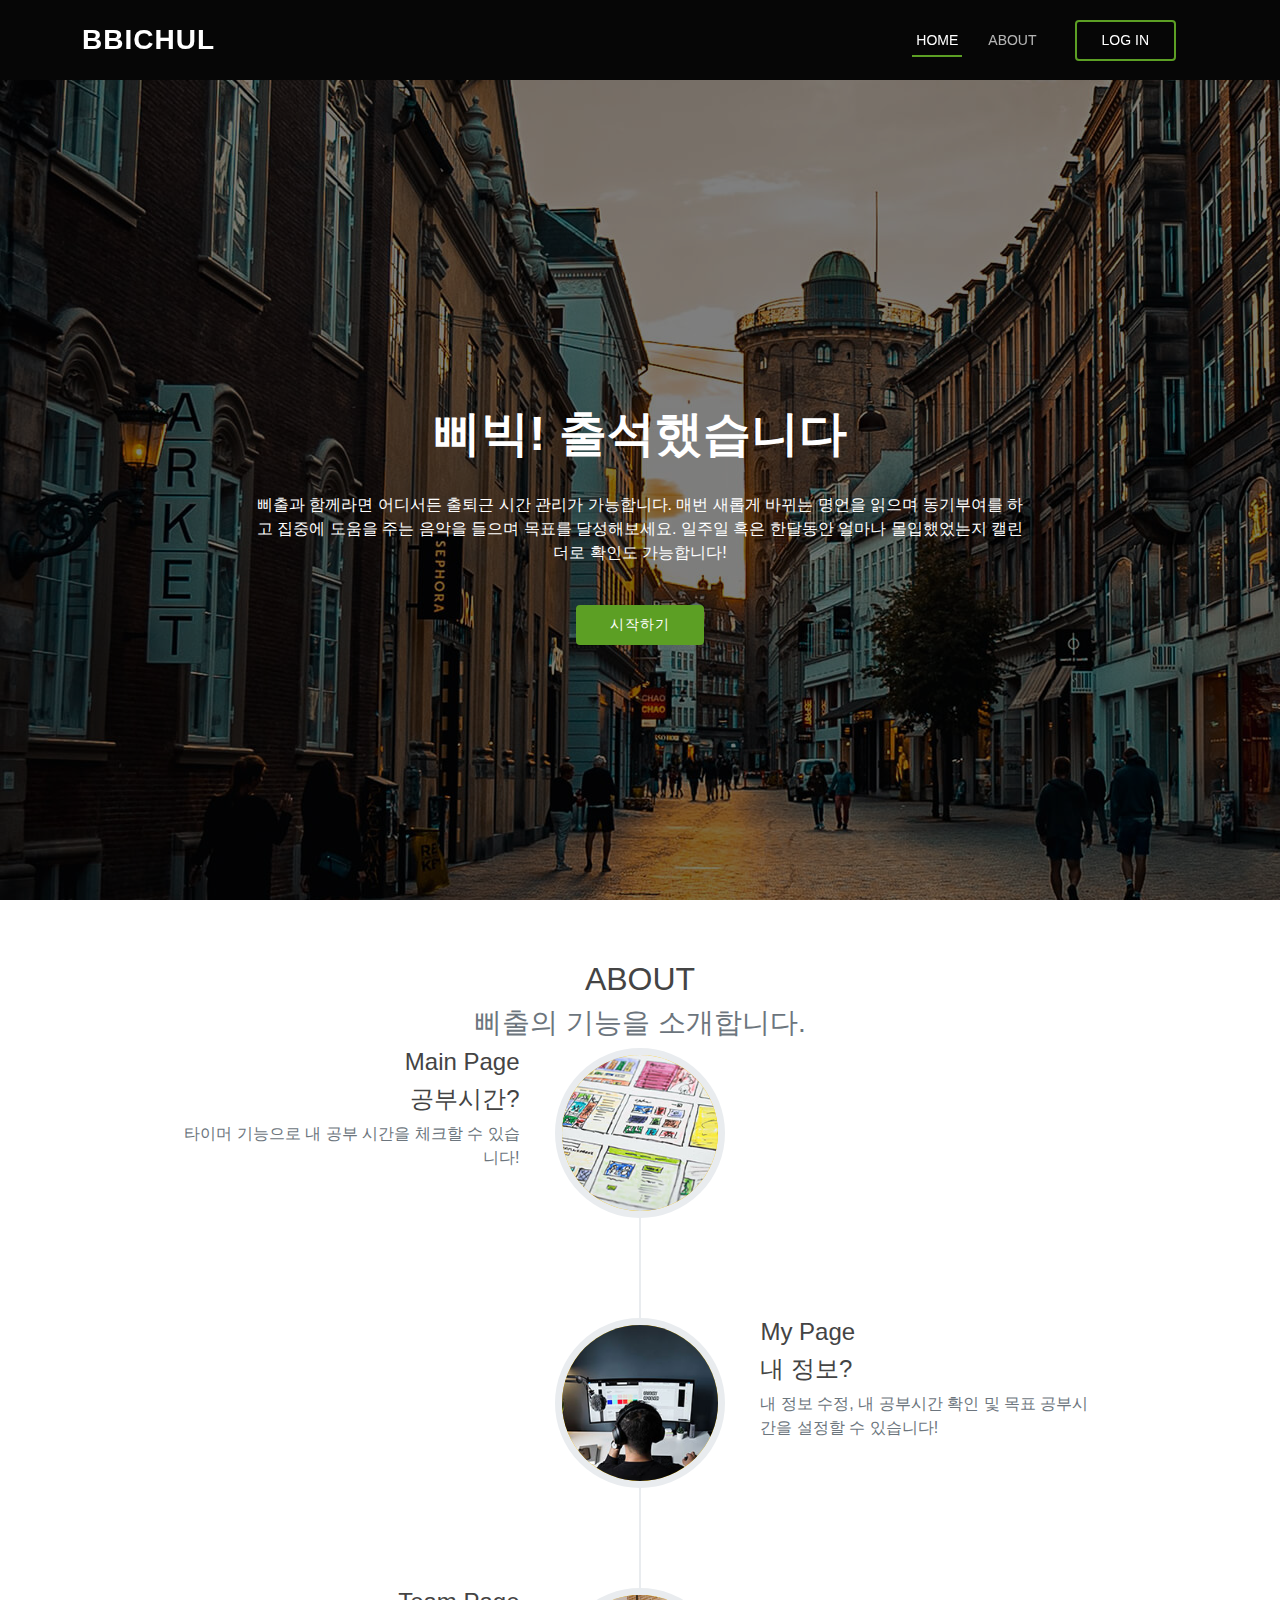
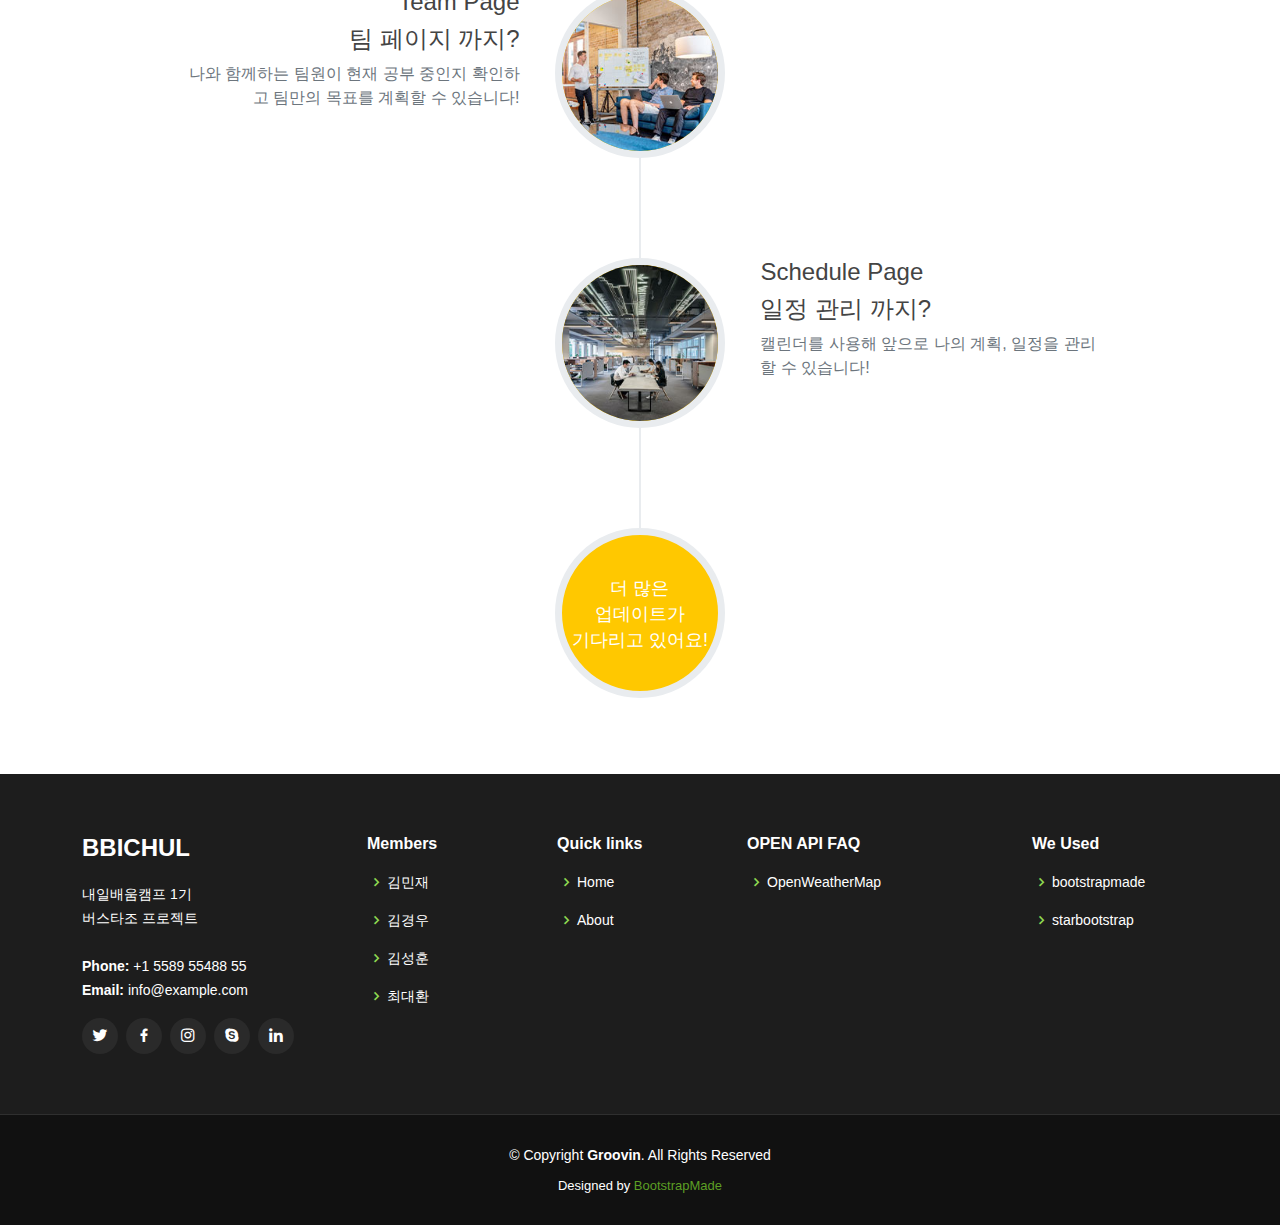
<file: index.html>
<!DOCTYPE html>
<html lang="kr">
<head>
    <!-- Required meta tags -->
    <meta charset="utf-8">
    <meta name="viewport" content="width=device-width, initial-scale=1, shrink-to-fit=no">

    <!-- Bootstrap CSS -->
    <link rel="stylesheet" href="https://maxcdn.bootstrapcdn.com/bootstrap/4.0.0/css/bootstrap.min.css"
          integrity="sha384-Gn5384xqQ1aoWXA+058RXPxPg6fy4IWvTNh0E263XmFcJlSAwiGgFAW/dAiS6JXm" crossorigin="anonymous">
    <script src="https://developers.kakao.com/sdk/js/kakao.js"></script><meta charset="UTF-8">

    <!-- Optional JavaScript -->
    <!-- jQuery first, then Popper.js, then Bootstrap JS -->
    <script src="https://ajax.googleapis.com/ajax/libs/jquery/3.5.1/jquery.min.js"></script>
    <script src="https://cdnjs.cloudflare.com/ajax/libs/popper.js/1.12.9/umd/popper.min.js"
            integrity="sha384-ApNbgh9B+Y1QKtv3Rn7W3mgPxhU9K/ScQsAP7hUibX39j7fakFPskvXusvfa0b4Q"
            crossorigin="anonymous"></script>
    <script src="https://maxcdn.bootstrapcdn.com/bootstrap/4.0.0/js/bootstrap.min.js"
            integrity="sha384-JZR6Spejh4U02d8jOt6vLEHfe/JQGiRRSQQxSfFWpi1MquVdAyjUar5+76PVCmYl"
            crossorigin="anonymous"></script>
    <link rel="stylesheet" href="https://use.fontawesome.com/releases/v5.8.1/css/all.css"
          integrity="sha384-50oBUHEmvpQ+1lW4y57PTFmhCaXp0ML5d60M1M7uH2+nqUivzIebhndOJK28anvf" crossorigin="anonymous">


    <!-- Vendor CSS Files -->
    <link href="./vendor/animate.css/animate.min.css" rel="stylesheet">
    <link href="./vendor/bootstrap/css/bootstrap.min.css" rel="stylesheet">
    <link href="./vendor/bootstrap-icons/bootstrap-icons.css" rel="stylesheet">
    <link href="./vendor/boxicons/css/boxicons.min.css" rel="stylesheet">
    <link href="./vendor/glightbox/css/glightbox.min.css" rel="stylesheet">
    <link href="./vendor/swiper/swiper-bundle.min.css" rel="stylesheet">

    <!-- Template Main CSS File -->
    <link href="./css/style.css" rel="stylesheet">

    <title>삐삑! 출석했습니다</title>

    <script defer src="./js/start_page.js"></script>
    <script defer src="./js/modal.js"></script>
</head>
<body>

<!-- ======= Header ======= -->
<header id="header" class="fixed-top d-flex align-items-center">
    <div class="container d-flex align-items-center justify-content-between">

        <h1 class="logo"><a href="index.html">BBICHUL</a></h1>
        <!-- Uncomment below if you prefer to use an image logo -->
        <!-- <a href="start_page.html" class="logo"><img src="assets/img/logo.png" alt="" class="img-fluid"></a>-->

        <nav id="navbar" class="navbar">
            <ul>
                <li><a class="nav-link scrollto active" href="index.html">Home</a></li>
                <li><a class="nav-link scrollto" href="#about">About</a></li>
                <li><a id="login-button" class="getstarted scrollto" href="#" data-toggle="modal" data-target="#loginModal">Log In</a>
                </li>
                <span id="usernames" style="color: white"></span>
                <li><a id="logout-button" onclick="log_out()" class="getstarted scrollto" href="#" data-toggle="modal" data-target="#loginModal">Log Out</a>
                </li>



            </ul>
            <i class="bi bi-list mobile-nav-toggle"></i>
        </nav><!-- .navbar -->

    </div>



</header><!-- End Header -->

<!-- ======= Hero Section ======= -->
<section id="hero">
    <div class="hero-container">
        <div id="heroCarousel" data-bs-interval="5000" class="carousel slide carousel-fade" data-bs-ride="carousel">

            <ol class="carousel-indicators" id="hero-carousel-indicators"></ol>

            <div class="carousel-inner" role="listbox">

                <!-- Slide 1 -->
                <div class="carousel-item active" style="background: url(./img/slide/slide-1.jpg);">
                    <div class="carousel-container">
                        <div class="carousel-content">
                            <h2 class="animate__animated animate__fadeInDown">삐빅! 출석했습니다</h2>
                            <p class="animate__animated animate__fadeInUp">삐출과 함께라면 어디서든 출퇴근 시간 관리가 가능합니다. 매번 새롭게 바뀌는 명언을 읽으며 동기부여를 하고 집중에 도움을 주는 음악을 들으며 목표를 달성해보세요. 일주일 혹은 한달동안 얼마나 몰입했었는지 캘린더로 확인도 가능합니다!</p>
                            <div>
                                <a onclick="main_login_check()" class="btn-get-started animate__animated animate__fadeInUp scrollto">시작하기</a>
                            </div>
                        </div>
                    </div>
                </div>


            </div>


        </div>
    </div>
</section><!-- End Hero -->

<main id="main">
    <!-- About-->
    <section class="page-section" id="about">
        <div class="container">
            <div class="text-center">
                <h2 class="section-heading text-uppercase">About</h2>
                <h3 class="section-subheading text-muted">삐출의 기능을 소개합니다.</h3>
            </div>
            <ul class="timeline">
                <li>
                    <div class="timeline-image"><img class="rounded-circle img-fluid" src="./img/about/1.jpg" alt="..." /></div>
                    <div class="timeline-panel">
                        <div class="timeline-heading">
                            <h4>Main Page</h4>
                            <h4 class="subheading">공부시간?</h4>
                        </div>
                        <div class="timeline-body"><p class="text-muted">타이머 기능으로 내 공부 시간을 체크할 수 있습니다!</p></div>
                    </div>
                </li>
                <li class="timeline-inverted">
                    <div class="timeline-image"><img class="rounded-circle img-fluid" src="./img/about/2.jpg" alt="..." /></div>
                    <div class="timeline-panel">
                        <div class="timeline-heading">
                            <h4>My Page</h4>
                            <h4 class="subheading">내 정보?</h4>
                        </div>
                        <div class="timeline-body"><p class="text-muted">내 정보 수정, 내 공부시간 확인 및 목표 공부시간을 설정할 수 있습니다!</p></div>
                    </div>
                </li>
                <li>
                    <div class="timeline-image"><img class="rounded-circle img-fluid" src="./img/about/3.jpg" alt="..." /></div>
                    <div class="timeline-panel">
                        <div class="timeline-heading">
                            <h4>Team Page</h4>
                            <h4 class="subheading">팀 페이지 까지?</h4>
                        </div>
                        <div class="timeline-body"><p class="text-muted">나와 함께하는 팀원이 현재 공부 중인지 확인하고 팀만의 목표를 계획할 수 있습니다!</p></div>
                    </div>
                </li>
                <li class="timeline-inverted">
                    <div class="timeline-image"><img class="rounded-circle img-fluid" src="./img/about/4.jpg" alt="..." /></div>
                    <div class="timeline-panel">
                        <div class="timeline-heading">
                            <h4>Schedule Page</h4>
                            <h4 class="subheading">일정 관리 까지?</h4>
                        </div>
                        <div class="timeline-body"><p class="text-muted">캘린더를 사용해 앞으로 나의 계획, 일정을 관리할 수 있습니다!</p></div>
                    </div>
                </li>
                <li class="timeline-inverted">
                    <div class="timeline-image">
                        <h4>
                            더 많은
                            <br />
                            업데이트가
                            <br />
                            기다리고 있어요!
                        </h4>
                    </div>
                </li>
            </ul>
        </div>
    </section>
</main><!-- End #main -->

<!-- ======= Footer ======= -->
<footer id="footer">
    <div class="footer-top">
        <div class="container">
            <div class="row">

                <div class="col-lg-3 col-md-6">
                    <div class="footer-info">
                        <h3>BBICHUL</h3>
                        <p>
                            내일배움캠프 1기<br>
                            버스타조 프로젝트<br><br>
                            <strong>Phone:</strong> +1 5589 55488 55<br>
                            <strong>Email:</strong> info@example.com<br>
                        </p>
                        <div class="social-links mt-3">
                            <a href="#" class="twitter"><i class="bx bxl-twitter"></i></a>
                            <a href="#" class="facebook"><i class="bx bxl-facebook"></i></a>
                            <a href="#" class="instagram"><i class="bx bxl-instagram"></i></a>
                            <a href="#" class="google-plus"><i class="bx bxl-skype"></i></a>
                            <a href="#" class="linkedin"><i class="bx bxl-linkedin"></i></a>
                        </div>
                    </div>
                </div>

                <div class="col-lg-2 col-md-auto footer-links">
                    <h4>Members</h4>
                    <ul>
                        <li><i class="bx bx-chevron-right"></i> <a href="https://velog.io/@mindang">김민재</a></li>
                        <li><i class="bx bx-chevron-right"></i> <a href="https://nani-empty.tistory.com/">김경우</a></li>
                        <li><i class="bx bx-chevron-right"></i> <a href="https://velog.io/@shkim1199">김성훈</a></li>
                        <li><i class="bx bx-chevron-right"></i> <a href="https://velog.io/@gigymi2005">최대환</a></li>
                    </ul>
                </div>

                <div class="col-lg-2 col-md-auto footer-links">
                    <h4>Quick links</h4>
                    <ul>
                        <li><i class="bx bx-chevron-right"></i> <a href="#">Home</a></li>
                        <li><i class="bx bx-chevron-right"></i> <a href="#about">About</a></li>
                    </ul>
                </div>

                <div class="col-lg-3 col-md-auto footer-links">
                    <h4>OPEN API FAQ</h4>
                    <ul>
                        <li><i class="bx bx-chevron-right"></i> <a href="https://openweathermap.org/faq">OpenWeatherMap</a></li>
                    </ul>
                </div>

                <div class="col-lg-2 col-md-auto footer-links">
                    <h4>We Used</h4>
                    <ul>
                        <li><i class="bx bx-chevron-right"></i> <a href="https://bootstrapmade.com/demo/Groovin/">bootstrapmade</a></li>
                        <li><i class="bx bx-chevron-right"></i> <a href="https://startbootstrap.com/theme/agency">starbootstrap</a></li>
                    </ul>
                </div>

            </div>
        </div>
    </div>

    <div class="container">
        <div class="copyright">
            &copy; Copyright <strong><span>Groovin</span></strong>. All Rights Reserved
        </div>
        <div class="credits">
            Designed by <a href="https://bootstrapmade.com/">BootstrapMade</a>
        </div>
    </div>
</footer><!-- End Footer -->

<a href="#" class="back-to-top d-flex align-items-center justify-content-center"><i
        class="bi bi-arrow-up-short"></i></a>

<!-- Log in Modal -->
<div class="modal fade" id="loginModal" data-backdrop="static" data-keyboard="false" tabindex="-1" role="dialog"
     aria-labelledby="logInModalLabel"
     aria-hidden="true">
    <div class="modal-dialog" role="document">
        <div class="modal-content p-sm-4 p-3 position-relative">
            <button type="button" class="close position-absolute" data-dismiss="modal" aria-label="Close">
                <i class="fas fa-times-circle fa-lg"></i>
            </button>
            <div class="modal-header border-0">
                <h5 class="modal-title text-center w-100">로그인</h5>
            </div>
            <div class="modal-body">

                <div class="input-group mb-4">
                    <div class="input-group-prepend">
                        <div class="input-group-text rounded-0 border-0">닉네임</div>
                    </div>
                    <input type="text" id="login_nickname" class="form-control rounded-0" placeholder="닉네임을 입력해 주세요">
                </div>
                <div class="input-group mb-4">
                    <div class="input-group-prepend">
                        <div class="input-group-text rounded-0 border-0">비밀번호</div>
                    </div>
                    <input type="password" id="login_password" class="form-control rounded-0"  placeholder="비밀번호를 입력해 주세요">
                    <button type="button" id="login_password_eye">비밀번호 보기</button>
                </div>
                <div class="modal-footer">
                    <button class="btn w-100 text-white rounded-0 py-2" onclick="login()" type="submit">확인</button>
                    <button class="btn1 w-100 text-white rounded-0 py-2" type="button" data-dismiss="modal" aria-label="Close" data-toggle="modal" data-target="#signupModal" onclick="hide_nickname()">회원가입</button>
                    <button class="btn2 w-100 text-white rounded-0 py-2" type="button" data-dismiss="modal" aria-label="Close" data-toggle="modal" data-target="#recoverModal">계정복구</button>

                </div>

            </div>
        </div>
    </div>
</div>
    <!--recover Modal -->
<div class="modal fade" id="recoverModal" data-backdrop="static" data-keyboard="false" tabindex="-1" role="dialog"
     aria-labelledby="logInModalLabel"
     aria-hidden="true">
    <div class="modal-dialog" role="document">
        <div class="modal-content p-sm-4 p-3 position-relative">
            <button type="button" class="close position-absolute" data-dismiss="modal" aria-label="Close">
                <i class="fas fa-times-circle fa-lg"></i>
            </button>
            <div class="modal-header border-0">
                <h5 class="modal-title text-center w-100">계정복구</h5>
            </div>
            <div class="modal-body">

                <div class="input-group mb-4">
                    <div class="input-group-prepend">
                        <div class="input-group-text rounded-0 border-0">닉네임</div>
                    </div>
                    <input type="text" id="recover_nickname" class="form-control rounded-0" placeholder="닉네임을 입력해 주세요">
                </div>
                <div class="input-group mb-4">
                    <div class="input-group-prepend">

                    </div></div>
                <div class="modal-footer">
                    <button class="btn w-100 text-white rounded-0 py-2" onclick="recover()" type="submit">확인</button>
                </div>

            </div>
        </div>
    </div>
</div>


<!-- sign up Modal -->
<div class="modal fade" id="signupModal" data-backdrop="static" data-keyboard="false" tabindex="-1" role="dialog"
     aria-labelledby="logInModalLabel"
     aria-hidden="true">
    <div class="modal-dialog" role="document">
        <div class="modal-content p-sm-4 p-3 position-relative">
            <button type="button" class="close position-absolute" data-dismiss="modal" aria-label="Close" >
                <i class="fas fa-times-circle fa-lg"></i>
            </button>
            <div class="modal-header border-0">
                <h5 class="modal-title text-center w-100">회원가입</h5>
            </div>
            <div class="modal-body">

                <div class="input-group mb-4">
                    <div class="input-group-prepend">
                        <div class="input-group-text rounded-0 border-0">닉네임</div>
                    </div>
                    <input type="text" id="nickname" class="form-control rounded-0"  placeholder="닉네임을 입력해 주세요">
                    <button type="button" onclick="nickname_check()">중복확인</button>
                </div>
                <p id="help-id" class="help is-hidden"></p>
                <p id="help-id-login" class="help is-danger"></p>
                <p id="can-using">사용해도 되는 닉네임 입니다.</p>
                <p id="cant-using">이미 사용중인 닉네임 입니다.</p>

                <div class="input-group mb-4">
                    <div class="input-group-prepend">
                        <div class="input-group-text rounded-0 border-0">비밀번호</div>
                    </div>
                    <input type="password" id="signup_password" class="form-control rounded-0" placeholder="비빌번호를 입력해 주세요">

                    <button type="button" id="signup_password_eye">비밀번호 보기</button>
                </div>
                <p id="help-password" class="help is-hidden"></p>
                <button class="btn w-100 text-white rounded-0 py-2" type="submit" onclick="sign_up()">가입완료</button>

            </div>
        </div>
    </div>
</div>

</body>

</html>
</file>
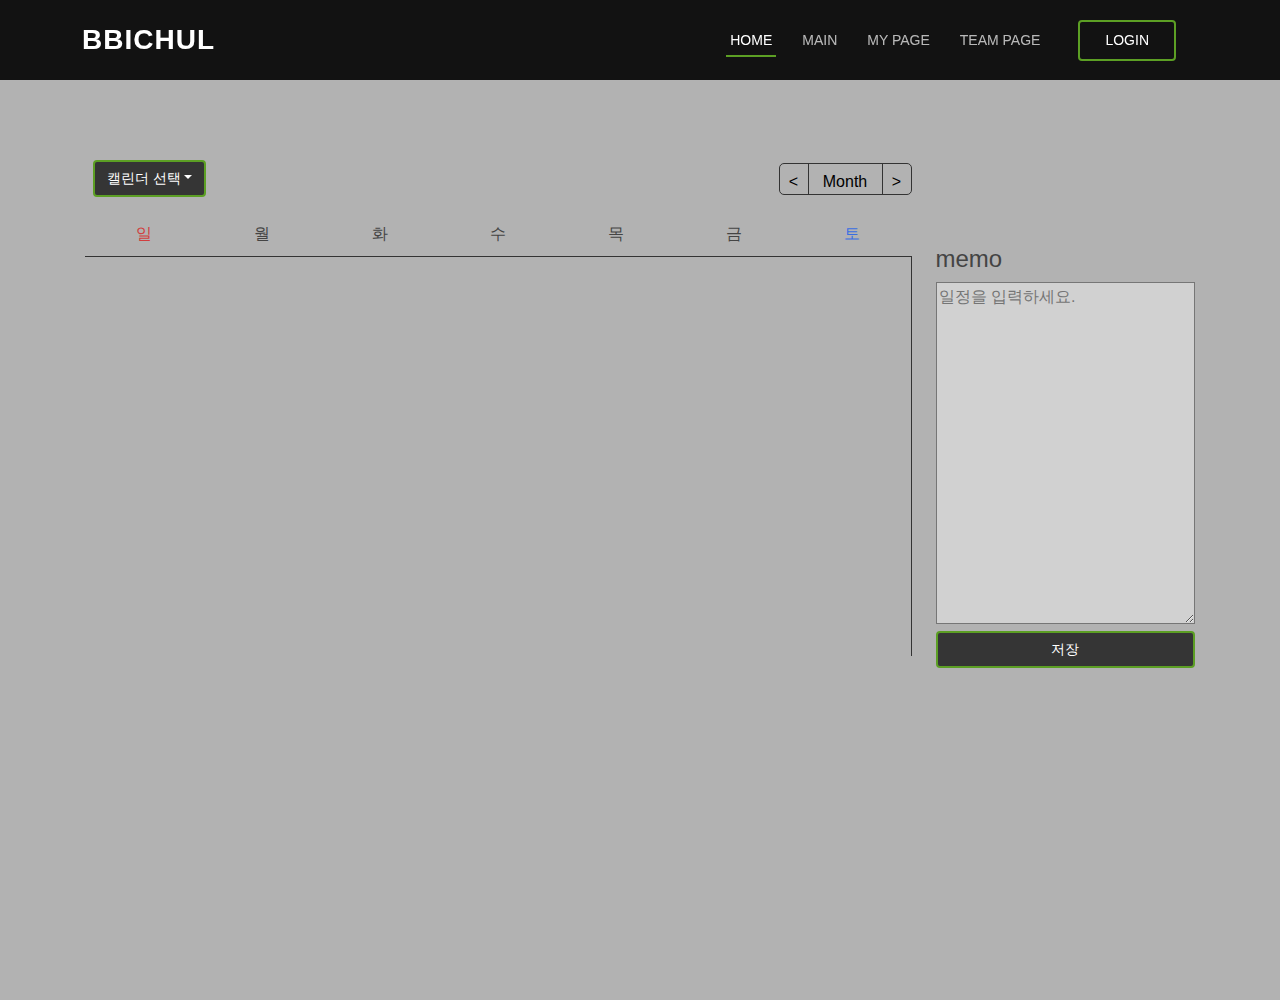
<file: calendar_page.html>
<!DOCTYPE html>
<html lang="kr">

<head>
    <meta charset="UTF-8">
    <meta name="viewport" content="width=device-width, initial-scale=1, shrink-to-fit=no">

    <title>근태 및 기록 캘린더</title>

    <!-- bootstrap -->
    <link href="https://cdn.jsdelivr.net/npm/bootstrap@5.1.1/dist/css/bootstrap.min.css" rel="stylesheet"
          integrity="sha384-F3w7mX95PdgyTmZZMECAngseQB83DfGTowi0iMjiWaeVhAn4FJkqJByhZMI3AhiU" crossorigin="anonymous">
    <link rel="stylesheet" href="https://maxcdn.bootstrapcdn.com/bootstrap/4.0.0/css/bootstrap.min.css"
          integrity="sha384-Gn5384xqQ1aoWXA+058RXPxPg6fy4IWvTNh0E263XmFcJlSAwiGgFAW/dAiS6JXm" crossorigin="anonymous">
    <script src="https://cdn.jsdelivr.net/npm/bootstrap@5.1.1/dist/js/bootstrap.bundle.min.js"
            integrity="sha384-/bQdsTh/da6pkI1MST/rWKFNjaCP5gBSY4sEBT38Q/9RBh9AH40zEOg7Hlq2THRZ" crossorigin="anonymous">
    </script>


    <!-- jQuery first, then Popper.js, then Bootstrap JS -->
    <script src="https://ajax.googleapis.com/ajax/libs/jquery/3.6.0/jquery.min.js"></script>
    <script src="https://cdnjs.cloudflare.com/ajax/libs/popper.js/1.12.9/umd/popper.min.js"
            integrity="sha384-ApNbgh9B+Y1QKtv3Rn7W3mgPxhU9K/ScQsAP7hUibX39j7fakFPskvXusvfa0b4Q" crossorigin="anonymous">
    </script>
    <script src="https://maxcdn.bootstrapcdn.com/bootstrap/4.0.0/js/bootstrap.min.js"
            integrity="sha384-JZR6Spejh4U02d8jOt6vLEHfe/JQGiRRSQQxSfFWpi1MquVdAyjUar5+76PVCmYl" crossorigin="anonymous">
    </script>

    <!-- Vendor CSS Files -->
    <link href="./vendor/animate.css/animate.min.css" rel="stylesheet">
    <link href="./vendor/bootstrap/css/bootstrap.min.css" rel="stylesheet">
    <link href="./vendor/bootstrap-icons/bootstrap-icons.css" rel="stylesheet">
    <link href="./vendor/boxicons/css/boxicons.min.css" rel="stylesheet">
    <link href="./vendor/glightbox/css/glightbox.min.css" rel="stylesheet">
    <link href="./vendor/swiper/swiper-bundle.min.css" rel="stylesheet">

    <!-- Nav Var CSS File, Calender JS -->
    <link href="./css/style.css" rel="stylesheet">
    <link href="css/calendar.css" rel="stylesheet">

    <script defer src="./js/modal.js"></script>
    <script defer src="js/calendar_page.js"></script>
    <script defer src="./js/start_page.js"></script>


</head>

<body>

<header id="header" class="fixed-top d-flex align-items-center">
    <div class="container d-flex align-items-center justify-content-between">

        <h1 class="logo"><a href="/">BBICHUL</a></h1>
        <!-- Uncomment below if you prefer to use an image logo -->
        <!-- <a href="start_page.html" class="logo"><img src="assets/img/logo.png" alt="" class="img-fluid"></a>-->

        <nav id="navbar" class="navbar">
            <ul>
                <li><a class="nav-link scrollto active" href="index.html">Home</a></li>
                <li><a class="nav-link scrollto" href="main_page.html">main</a></li>
                <li><a class="nav-link scrollto" href="my_page.html">My Page</a></li>
                <li><a class="nav-link scrollto" href="team_page.html">Team Page</a></li>
                <li><a id="login-button" class="getstarted scrollto" href="#" data-toggle="modal"
                       data-target="#loginModal">LogIn</a>
                </li>
                <span id="usernames" style="color: white"></span>
                <li><a id="logout-button" onclick="log_out()" class="getstarted scrollto" href="#" data-toggle="modal"
                       data-target="#loginModal">LogOut</a>
                </li>
            </ul>
            <i class="bi bi-list mobile-nav-toggle"></i>
        </nav><!-- .navbar -->

    </div>


</header><!-- End Header -->


<section class="calAndText">
    <div class="container">

        <div class="row">
            <div class="col-9">
                <div class="calendar">
                    <div class="header">
                        <div class="year-month me-2"></div>

                        <div class="select-calender">
                            <div class="dropdown">
                                <a class="btn btn-secondary dropdown-toggle btn-select-link" href="#" role="button"
                                   id="dropdownMenuLink"
                                   data-bs-toggle="dropdown" aria-expanded="false">캘린더 선택</a>

                                <ul class="dropdown-menu" aria-labelledby="dropdownMenuLink">
                                    <div>
                                        
                                        <div id="team-selected">
                                            <li class="dropdown-item disabled">팀 캘린더</li>
                                        </div>
                                        <div class="dropdown-divider"></div>
                                        <div id="private-selected">
                                            <li class="dropdown-item disabled">개인 캘린더</li>
                                        </div>
                                    </div>
                                    <div class="dropdown-divider"></div>
                                    <li id="append_calender">
                                        <button class="dropdown-item" data-bs-toggle="modal"
                                                data-bs-target="#staticBackdrop">캘린더 설정하기
                                        </button>

                                    </li>
                                </ul>

                            </div>

                            <!-- Modal -->
                            <div class="modal fade bd-example-modal-sm" tabindex="-1" role="dialog"
                                aria-labelledby="mySmallModalLabel" aria-hidden="true" id="staticBackdrop">
                                <div class="modal-dialog modal-sm">
                                    <div class="modal-content">
                                        <div class="modal-header">
                                            <h6 class="modal-title" id="exampleModalLongTitle">캘린더 설정하기</h6>
                                        </div>

                                        <div class="modal-body">

                                            <h6>캘린더 목록</h6>
                                            <div>

                                                <div id="team-calendar-list">
                                                    <span>팀 캘린더</span>
                                                </div>
                                                <div id="user-calendar-list">
                                                    <span>
                                                        개인 캘린더
                                                    </span>
                                                </div>
                                            </div>

                                        </div>


                                        <div class="modal-footer">

                                            <div class="btn-group" role="group"
                                                aria-label="Basic radio toggle button group">
                                                <input type="radio" class="btn-check" name="add-calender-group"
                                                    id="radio1" value="1" checked>
                                                <label class="btn btn-outline-primary" for="radio1">팀 캘린더
                                                    추가하기</label>

                                                <input type="radio" class="btn-check" name="add-calender-group"
                                                    id="radio2" value="2">
                                                <label class="btn btn-outline-primary" for="radio2">개인 캘린더
                                                    추가하기</label>
                                            </div>

                                            <input type="text" placeholder="캘린더 이름 입력" class="w-100" id="calendar-name">
                                            <button type="button" class="btn btn-primary" onclick="addCalender()">추가
                                            </button>
                                            <button type="button" class="btn btn-secondary" data-bs-dismiss="modal">
                                                닫기
                                            </button>
                                            
                                        </div>
                                    </div>
                                </div>
                            </div>

                            
                            

                        </div>


                        <!--                        <div style="width: 250px"></div>-->


                        <div class="nav">
                            <button class="nav-btn go-prev" onclick="prevMonth()">&lt;</button>
                            <button class="nav-btn go-today" onclick="goToday()">Month</button>
                            <button class="nav-btn go-next" onclick="nextMonth()">&gt;</button>
                        </div>
                    </div>
                    <div class="main">
                        <div class="days">
                            <div class="day">일</div>
                            <div class="day">월</div>
                            <div class="day">화</div>
                            <div class="day">수</div>
                            <div class="day">목</div>
                            <div class="day">금</div>
                            <div class="day">토</div>
                        </div>
                        <div class="dates"></div>
                    </div>
                </div>
            </div>

            <div class="col-3">
                <div class="noteBox">
                    <!--박스 설명, 선택한 날짜-->
                    <div class="forms d-flex justify-content-between">
                        <h4>memo</h4>
                        <span class="select-date"></span>
                    </div>
                    <textarea id="calenderNote" rows="14"
                              placeholder="일정을 입력하세요."></textarea>
                    <button type="button" id="btn-memo-save" onclick="updateText()" class="btn btn-primary">저장
                    </button>
                </div>
            </div>
        </div>
    </div>

</section> <!-- cal And Text End-->


</body>

</html>
</file>
<file: css/calendar.css>
/*캘린더 CSS시작*/
body{
  background-image: url("https://images.unsplash.com/photo-1484480974693-6ca0a78fb36b?ixid=MnwxMjA3fDB8MHxwaG90by1wYWdlfHx8fGVufDB8fHx8&ixlib=rb-1.2.1&auto=format&fit=crop&w=1172&q=80");
  background-position: center;
  background-size: cover;
  height: 1000px;
}
body:before{
  content: "";
  display: block;
  width: 100%;
  height: 1000px;
  position:absolute;
  top:0;
  left:0;
  background-color: rgba(0,0,0,0.3); }



section.calAndText{

}

section.calAndText .container{
  background-color: rgba(255,255,255, 0.8);
  border-radius: 10px;
  margin-top: 70px;
  padding: 0px 15px 0px 15px;
}


section.calAndText .other {
  width: 100%;
  height: 100%;
  border-color: rgba(255,255,255,0);
  background-color: rgba(255,255,255,0);
  text-align: left;
  flex-direction: column;
}

section.calAndText .this{

  width: 100%;
  height: 100%;
  border-color: rgba(255,255,255,0);
  background-color: rgba(255,255,255,0.3);
  text-align: left;
  flex-direction: column;

}

section.calAndText .this:hover{
  background-color: rgba(255,255,255,0.1);
  /*transition: 0.3s;*/
}

#calenderNote{
  width: 100%;
  background-color: rgba(255,255,255,0.4);
}

section.calAndText .calendar {
  margin: 30px 0 30px 0;
}


section.calAndText .noteBox{
  margin-top: 115px;
}

section.calAndText .header {
  display: flex;
  justify-content: space-between;
  align-items: center;
}

section.calAndText .header .select-calender{
  flex-grow: 1;
}



section.calAndText .year-month {
  font-size: 35px;
}

section.calAndText .nav {
  display: flex;
  border: 1px solid #333333;
  border-radius: 5px;
}

section.calAndText .nav-btn {
  width: 28px;
  height: 30px;
  border: none;
  font-size: 16px;
  line-height: 34px;
  background-color: transparent;
  cursor: pointer;
}

section.calAndText .go-today {
  width: 75px;
  border-left: 1px solid #333333;
  border-right: 1px solid #333333;
}

section.calAndText .days {
  display: flex;
  margin: 25px 0 10px;
}

section.calAndText .day {
  width: calc(100% / 7);
  text-align: center;
}

section.calAndText .dates {
  display: flex;
  flex-flow: row wrap;
  height: 400px;
  border-top: 1px solid #333333;
  border-right: 1px solid #333333;
}

section.calAndText .date {
  width: calc(100% / 7);
  padding: 5px;
  text-align: left;
  border-bottom: 1px solid #333333;
  border-left: 1px solid #333333;
}

section.calAndText .date .date-on-text{
  font-size: 70%;
  overflow: scroll;
}

#btn-memo-save {
  width: 100%;
  border : 2px solid #5c9f24;
  background-color: rgba(0,0,0, 0.7);
  transition: 0.3s;
}

#btn-memo-save:hover{
  background-color: #5c9f24;
}


.btn-select-link{
  border : 2px solid #5c9f24;
  background-color: rgba(0,0,0, 0.7);
  transition: 0.3s;
}

.btn-select-link:hover{
  border : 2px solid #5c9f24;
  background-color: #5c9f24;
}

.btn-select-link:focus{
  border : 2px solid #5c9f24;
  background-color: #5c9f24;
}


section.calAndText .day:nth-child(7n + 1),
section.calAndText .date:nth-child(7n + 1) {
  color: #D13E3E;
}

section.calAndText .day:nth-child(7n),
section.calAndText .date:nth-child(7n) {
  color: #396EE2;
}
/*캘린더 CSS 끝*/
</file>
<file: css/style.css>
/*---------------------------공통---------------------------- */

/**
* Template Name: Groovin - v4.5.0
* Template URL: https://bootstrapmade.com/groovin-free-bootstrap-theme/
* Author: BootstrapMade.com
* License: https://bootstrapmade.com/license/
*/

/*--------------------------------------------------------------
# General
--------------------------------------------------------------*/
body {
  font-family: "Open Sans", sans-serif;
  color: #444444;
  box-sizing: border-box;
}

a {
  color: #5c9f24;
  text-decoration: none;
}

a:hover {
  color: #74c92d;
  text-decoration: none;
}

h1, h2, h3, h4, h5, h6 {
  font-family: "Roboto", sans-serif;
}

/*--------------------------------------------------------------
# Back to top button
--------------------------------------------------------------*/
.back-to-top {
  position: fixed;
  visibility: hidden;
  opacity: 0;
  right: 15px;
  bottom: 15px;
  z-index: 996;
  background: #5c9f24;
  width: 40px;
  height: 40px;
  border-radius: 4px;
  transition: all 0.4s;
}
.back-to-top i {
  font-size: 28px;
  color: #fff;
  line-height: 0;
}
.back-to-top:hover {
  background: #6fc02c;
  color: #fff;
}
.back-to-top.active {
  visibility: visible;
  opacity: 1;
}

/*--------------------------------------------------------------
# Header
--------------------------------------------------------------*/
#header {
  background: rgba(0, 0, 0, 0.9);
  transition: all 0.5s;
  z-index: 997;
  height: 80px;
}

#header .logo {
  font-size: 28px;
  margin: 0;
  padding: 0;
  line-height: 1;
  font-weight: 700;
  letter-spacing: 1px;
  text-transform: uppercase;
}
#header .logo a {
  color: #fff;
}
#header .logo img {
  max-height: 40px;
}

/*--------------------------------------------------------------
# Navigation Menu
--------------------------------------------------------------*/
/**
* Desktop Navigation
* Desktop Navigation
*/
.navbar {
  padding: 0;
}
.navbar ul {
  margin: 0;
  padding: 0;
  display: flex;
  list-style: none;
  align-items: center;
}
.navbar li {
  position: relative;
}
.navbar > ul > li {
  white-space: nowrap;
  padding: 10px 0 10px 22px;
}
.navbar a, .navbar a:focus {
  display: flex;
  align-items: center;
  justify-content: space-between;
  padding: 0 4px;
  font-family: "Roboto", sans-serif;
  font-size: 14px;
  font-weight: 500;
  color: rgba(255, 255, 255, 0.7);
  white-space: nowrap;
  transition: 0.3s;
  text-transform: uppercase;
  position: relative;
}
.navbar a i, .navbar a:focus i {
  font-size: 12px;
  line-height: 0;
  margin-left: 5px;
}
.navbar > ul > li > a:before {
  content: "";
  position: absolute;
  width: 100%;
  height: 2px;
  bottom: -6px;
  left: 0;
  background-color: #5c9f24;
  visibility: hidden;
  width: 0px;
  transition: all 0.3s ease-in-out 0s;
}
.navbar a:hover:before, .navbar li:hover > a:before, .navbar .active:before {
  visibility: visible;
  width: 100%;
}
.navbar a:hover, .navbar .active, .navbar .active:focus, .navbar li:hover > a {
  color: #fff;
}
.navbar .getstarted, .navbar .getstarted:focus {
  padding: 8px 25px;
  margin-left: 12px;
  border-radius: 4px;
  color: #fff;
  font-weight: 400;
  font-family: "Poppins", sans-serif;
  border: 2px solid #5c9f24;
}
.navbar .getstarted:hover, .navbar .getstarted:focus:hover {
  color: #fff;
  background: #5c9f24;
}
.navbar .getstarted:hover:before, .navbar li:hover > .getstarted:before {
  visibility: hidden;
}
.navbar .dropdown ul {
  display: block;
  position: absolute;
  left: 22px;
  top: calc(100% + 30px);
  margin: 0;
  padding: 10px 0;
  z-index: 99;
  opacity: 0;
  visibility: hidden;
  background: #fff;
  box-shadow: 0px 0px 30px rgba(127, 137, 161, 0.25);
  transition: 0.3s;
}
.navbar .dropdown ul li {
  min-width: 200px;
}
.navbar .dropdown ul a {
  padding: 10px 20px;
  font-size: 14px;
  font-weight: 500;
  text-transform: none;
  color: #2a2a2a;
}
.navbar .dropdown ul a i {
  font-size: 12px;
}
.navbar .dropdown ul a:hover, .navbar .dropdown ul .active:hover, .navbar .dropdown ul li:hover > a {
  color: #5c9f24;
}
.navbar .dropdown:hover > ul {
  opacity: 1;
  top: 100%;
  visibility: visible;
}
.navbar .dropdown .dropdown ul {
  top: 0;
  left: calc(100% - 30px);
  visibility: hidden;
}
.navbar .dropdown .dropdown:hover > ul {
  opacity: 1;
  top: 0;
  left: 100%;
  visibility: visible;
}
@media (max-width: 1366px) {
  .navbar .dropdown .dropdown ul {
    left: -90%;
  }
  .navbar .dropdown .dropdown:hover > ul {
    left: -100%;
  }
}

/**
* Mobile Navigation
* Mobile Navigation
*/
.mobile-nav-toggle {
  color: #fff;
  font-size: 28px;
  cursor: pointer;
  display: none;
  line-height: 0;
  transition: 0.5s;
}
.mobile-nav-toggle.bi-x {
  color: #5c9f24;
}

@media (max-width: 991px) {
  .mobile-nav-toggle {
    display: block;
  }

  .navbar ul {
    display: none;
  }
}
.navbar-mobile {
  position: fixed;
  overflow: hidden;
  top: 0;
  right: 0;
  left: 0;
  bottom: 0;
  background: rgba(17, 17, 17, 0.9);
  transition: 0.3s;
  z-index: 999;
}
.navbar-mobile .mobile-nav-toggle {
  position: absolute;
  top: 15px;
  right: 15px;
}
.navbar-mobile ul {
  display: block;
  position: absolute;
  top: 55px;
  right: 15px;
  bottom: 15px;
  left: 15px;
  padding: 10px 0;
  background-color: #fff;
  overflow-y: auto;
  transition: 0.3s;
}
.navbar-mobile a, .navbar-mobile a:focus {
  padding: 10px 20px;
  font-size: 15px;
  color: #2a2a2a;
}
.navbar-mobile a:hover, .navbar-mobile .active, .navbar-mobile li:hover > a {
  color: #5c9f24;
}
.navbar-mobile > ul > li {
  white-space: nowrap;
  padding: 0;
}
.navbar-mobile a:hover:before, .navbar-mobile li:hover > a:before, .navbar-mobile .active:before {
  visibility: hidden;
}
.navbar-mobile .getstarted, .navbar-mobile .getstarted:focus {
  margin: 15px;
  color: #5c9f24;
  padding-left: 15px;
}
.navbar-mobile .dropdown ul {
  position: static;
  display: none;
  margin: 10px 20px;
  padding: 10px 0;
  z-index: 99;
  opacity: 1;
  visibility: visible;
  background: #fff;
  box-shadow: 0px 0px 30px rgba(127, 137, 161, 0.25);
}
.navbar-mobile .dropdown ul li {
  min-width: 200px;
}
.navbar-mobile .dropdown ul a {
  padding: 10px 20px;
}
.navbar-mobile .dropdown ul a i {
  font-size: 12px;
}
.navbar-mobile .dropdown ul a:hover, .navbar-mobile .dropdown ul .active:hover, .navbar-mobile .dropdown ul li:hover > a {
  color: #5c9f24;
}
.navbar-mobile .dropdown > .dropdown-active {
  display: block;
}

/* -----------------------------------------------------*/
/*                로그인 모달창                            */
/*------------------------------------------------------*/

.modal-title {
    display: inline-block;
    font-family: inherit;
    font-weight: 500;
    height: 44px;
    line-height: 54px;

}

.input-box {
    margin-top: 20px;
    text-align: left;
}

.input-box input {
    display: block;
    width: 100%;
}

.modal-content {
    text-align: center;
}

#cant-using {
    color: red;
}

/*--------------------------------------------------------------
# Hero Section
--------------------------------------------------------------*/
#hero {
  padding: 80px 0 0 0;
  width: 100%;
  height: 100vh;
  background-color: rgba(17, 17, 17, 0.8);
  overflow: hidden;
}
#hero .carousel-item {
  width: 100%;
  height: 100vh;
  background-size: cover;
  background-position: center;
  background-repeat: no-repeat;
  position: relative;
  /*transition: 0.3;*/
}
#hero .carousel-item::before {
  content: "";
  background-color: rgba(0, 0, 0, 0.5);
  position: absolute;
  top: 0;
  right: 0;
  left: 0;
  bottom: 0;
}
#hero .carousel-container {
  display: flex;
  justify-content: center;
  align-items: center;
  position: absolute;
  bottom: 0;
  top: 0;
  left: 0;
  right: 0;
}
#hero .carousel-content {
  text-align: center;
}
#hero h2 {
  color: #fff;
  margin-bottom: 30px;
  font-size: 48px;
  font-weight: 700;
}
#hero h2 span {
  color: #5c9f24;
}
#hero p {
  width: 80%;
  -webkit-animation-delay: 0.4s;
  animation-delay: 0.4s;
  margin: 0 auto 30px auto;
  color: #fff;
}
#hero .carousel-inner .carousel-item {
  transition-property: opacity;
  background-position: center top;
}
#hero .carousel-inner .carousel-item,
#hero .carousel-inner .active.carousel-item-start,
#hero .carousel-inner .active.carousel-item-end {
  opacity: 0;
}
#hero .carousel-inner .active,
#hero .carousel-inner .carousel-item-next.carousel-item-start,
#hero .carousel-inner .carousel-item-prev.carousel-item-end {
  opacity: 1;
  transition: 0.5s;
}
#hero .carousel-inner .carousel-item-next,
#hero .carousel-inner .carousel-item-prev,
#hero .carousel-inner .active.carousel-item-start,
#hero .carousel-inner .active.carousel-item-end {
  left: 0;
  transform: translate3d(0, 0, 0);
}
#hero .carousel-control-next-icon, #hero .carousel-control-prev-icon {
  background: none;
  font-size: 30px;
  line-height: 0;
  width: auto;
  height: auto;
  background: rgba(255, 255, 255, 0.2);
  border-radius: 50px;
  transition: 0.3s;
  color: rgba(255, 255, 255, 0.5);
  width: 54px;
  height: 54px;
  display: flex;
  align-items: center;
  justify-content: center;
}
#hero .carousel-control-next-icon:hover, #hero .carousel-control-prev-icon:hover {
  background: rgba(255, 255, 255, 0.3);
  color: rgba(255, 255, 255, 0.8);
}
#hero .carousel-indicators li {
  cursor: pointer;
  background: #fff;
  overflow: hidden;
  border: 0;
  width: 12px;
  height: 12px;
  border-radius: 50px;
  opacity: 0.6;
  transition: 0.3s;
}
#hero .carousel-indicators li.active {
  opacity: 1;
  background: #5c9f24;
}
#hero .btn-get-started {
  font-family: "Roboto", sans-serif;
  font-weight: 400;
  font-size: 14px;
  letter-spacing: 1px;
  display: inline-block;
  padding: 10px 32px 12px 32px;
  border-radius: 4px;
  transition: 0.5s;
  line-height: 1;
  margin: 10px;
  color: #fff;
  -webkit-animation-delay: 0.8s;
  animation-delay: 0.8s;
  text-transform: uppercase;
  border: 2px solid #5c9f24;
  background: #5c9f24;
}
#hero .btn-get-started:hover {
  background: #6ab82a;
  border-color: #6ab82a;
  color: #fff;
}
@media (max-width: 768px) {
  #hero h2 {
    font-size: 28px;
  }
}
@media (min-width: 1024px) {
  #hero p {
    width: 60%;
  }
  #hero .carousel-control-prev, #hero .carousel-control-next {
    width: 5%;
  }
}

/*--------------------------------------------------------------
# Sections General
--------------------------------------------------------------*/
section {
  padding: 60px 0;
}

.section-bg {
  background-color: #f1f1f1;
}

.section-title {
  text-align: center;
  padding-bottom: 30px;
}
.section-title h2 {
  font-size: 32px;
  font-weight: bold;
  text-transform: uppercase;
  margin-bottom: 20px;
  padding-bottom: 0;
  color: #5c9f24;
}
.section-title p {
  margin-bottom: 0;
}

/*--------------------------------------------------------------
# About
--------------------------------------------------------------*/
.timeline {
  position: relative;
  padding: 0;
  list-style: none;
}
.timeline:before {
  position: absolute;
  top: 0;
  bottom: 0;
  left: 40px;
  width: 2px;
  margin-left: -1.5px;
  content: "";
  background-color: #e9ecef;
}
.timeline > li {
  position: relative;
  min-height: 50px;
  margin-bottom: 50px;
}
.timeline > li:after, .timeline > li:before {
  display: table;
  content: " ";
}
.timeline > li:after {
  clear: both;
}
.timeline > li .timeline-panel {
  position: relative;
  float: right;
  width: 100%;
  padding: 0 20px 0 100px;
  text-align: left;
}
.timeline > li .timeline-panel:before {
  right: auto;
  left: -15px;
  border-right-width: 15px;
  border-left-width: 0;
}
.timeline > li .timeline-panel:after {
  right: auto;
  left: -14px;
  border-right-width: 14px;
  border-left-width: 0;
}
.timeline > li .timeline-image {
  position: absolute;
  z-index: 100;
  left: 0;
  width: 80px;
  height: 80px;
  margin-left: 0;
  text-align: center;
  color: white;
  border: 7px solid #e9ecef;
  border-radius: 100%;
  background-color: #ffc800;
}
.timeline > li .timeline-image h4, .timeline > li .timeline-image .h4 {
  font-size: 10px;
  line-height: 14px;
  margin-top: 12px;
}
.timeline > li.timeline-inverted > .timeline-panel {
  float: right;
  padding: 0 20px 0 100px;
  text-align: left;
}
.timeline > li.timeline-inverted > .timeline-panel:before {
  right: auto;
  left: -15px;
  border-right-width: 15px;
  border-left-width: 0;
}
.timeline > li.timeline-inverted > .timeline-panel:after {
  right: auto;
  left: -14px;
  border-right-width: 14px;
  border-left-width: 0;
}
.timeline > li:last-child {
  margin-bottom: 0;
}
.timeline .timeline-heading h4, .timeline .timeline-heading .h4 {
  margin-top: 0;
  color: inherit;
}
.timeline .timeline-heading h4.subheading, .timeline .timeline-heading .subheading.h4 {
  text-transform: none;
}
.timeline .timeline-body > ul,
.timeline .timeline-body > p {
  margin-bottom: 0;
}

@media (min-width: 768px) {
  .timeline:before {
    left: 50%;
  }
  .timeline > li {
    min-height: 100px;
    margin-bottom: 100px;
  }
  .timeline > li .timeline-panel {
    float: left;
    width: 41%;
    padding: 0 20px 20px 30px;
    text-align: right;
  }
  .timeline > li .timeline-image {
    left: 50%;
    width: 100px;
    height: 100px;
    margin-left: -50px;
  }
  .timeline > li .timeline-image h4, .timeline > li .timeline-image .h4 {
    font-size: 13px;
    line-height: 18px;
    margin-top: 16px;
  }
  .timeline > li.timeline-inverted > .timeline-panel {
    float: right;
    padding: 0 30px 20px 20px;
    text-align: left;
  }
}
@media (min-width: 992px) {
  .timeline > li {
    min-height: 150px;
  }
  .timeline > li .timeline-panel {
    padding: 0 20px 20px;
  }
  .timeline > li .timeline-image {
    width: 150px;
    height: 150px;
    margin-left: -75px;
  }
  .timeline > li .timeline-image h4, .timeline > li .timeline-image .h4 {
    font-size: 18px;
    line-height: 26px;
    margin-top: 30px;
  }
  .timeline > li.timeline-inverted > .timeline-panel {
    padding: 0 20px 20px;
  }
}
@media (min-width: 1200px) {
  .timeline > li {
    min-height: 170px;
  }
  .timeline > li .timeline-panel {
    padding: 0 20px 20px 100px;
  }
  .timeline > li .timeline-image {
    width: 170px;
    height: 170px;
    margin-left: -85px;
  }
  .timeline > li .timeline-image h4, .timeline > li .timeline-image .h4 {
    margin-top: 40px;
  }
  .timeline > li.timeline-inverted > .timeline-panel {
    padding: 0 100px 20px 20px;
  }
}

/*--------------------------------------------------------------
# Footer
--------------------------------------------------------------*/
#footer {
  background: #111111;
  padding: 0 0 30px 0;
  color: #fff;
  font-size: 14px;
}
#footer .footer-top {
  background: #1d1d1d;
  border-bottom: 1px solid #2f2f2f;
  padding: 60px 0 30px 0;
}
#footer .footer-top .footer-info {
  margin-bottom: 30px;
}
#footer .footer-top .footer-info h3 {
  font-size: 24px;
  margin: 0 0 20px 0;
  padding: 2px 0 2px 0;
  line-height: 1;
  font-weight: 700;
}
#footer .footer-top .footer-info p {
  font-size: 14px;
  line-height: 24px;
  margin-bottom: 0;
  font-family: "Roboto", sans-serif;
  color: #fff;
}
#footer .footer-top .social-links a {
  font-size: 18px;
  display: inline-block;
  background: #2a2a2a;
  color: #fff;
  line-height: 1;
  padding: 8px 0;
  margin-right: 4px;
  border-radius: 50%;
  text-align: center;
  width: 36px;
  height: 36px;
  transition: 0.3s;
}
#footer .footer-top .social-links a:hover {
  background: #5c9f24;
  color: #fff;
  text-decoration: none;
}
#footer .footer-top h4 {
  font-size: 16px;
  font-weight: 600;
  color: #fff;
  position: relative;
  padding-bottom: 12px;
}
#footer .footer-top .footer-links {
  margin-bottom: 30px;
}
#footer .footer-top .footer-links ul {
  list-style: none;
  padding: 0;
  margin: 0;
}
#footer .footer-top .footer-links ul i {
  padding-right: 2px;
  color: #8ed851;
  font-size: 18px;
  line-height: 1;
}
#footer .footer-top .footer-links ul li {
  padding: 10px 0;
  display: flex;
  align-items: center;
}
#footer .footer-top .footer-links ul li:first-child {
  padding-top: 0;
}
#footer .footer-top .footer-links ul a {
  color: #fff;
  transition: 0.3s;
  display: inline-block;
  line-height: 1;
}
#footer .footer-top .footer-links ul a:hover {
  color: #81d33d;
}
#footer .copyright {
  text-align: center;
  padding-top: 30px;
}
#footer .credits {
  padding-top: 10px;
  text-align: center;
  font-size: 13px;
  color: #fff;
}

.input {
  position: relative;
}
.input .eyes {
  position: absolute;
  top: 0;
  bottom: 0;
  right: 0;
  margin: auto 2px;
  height: 30px;
  font-size: 22px;
  cursor: pointer;
}
.btn{
  background-color: #0f5132;
  font-size: 14px;
  font-weight: 500;
  z-index: 1;

}
.btn1{
  background-color: #2c3034;
  font-size: 14px;
  font-weight: 500;
  z-index: 1;
}
.btn2{
  background-color: #4f5050;
  font-size: 14px;
  font-weight: 500;
  z-index: 1;
}
</file>
